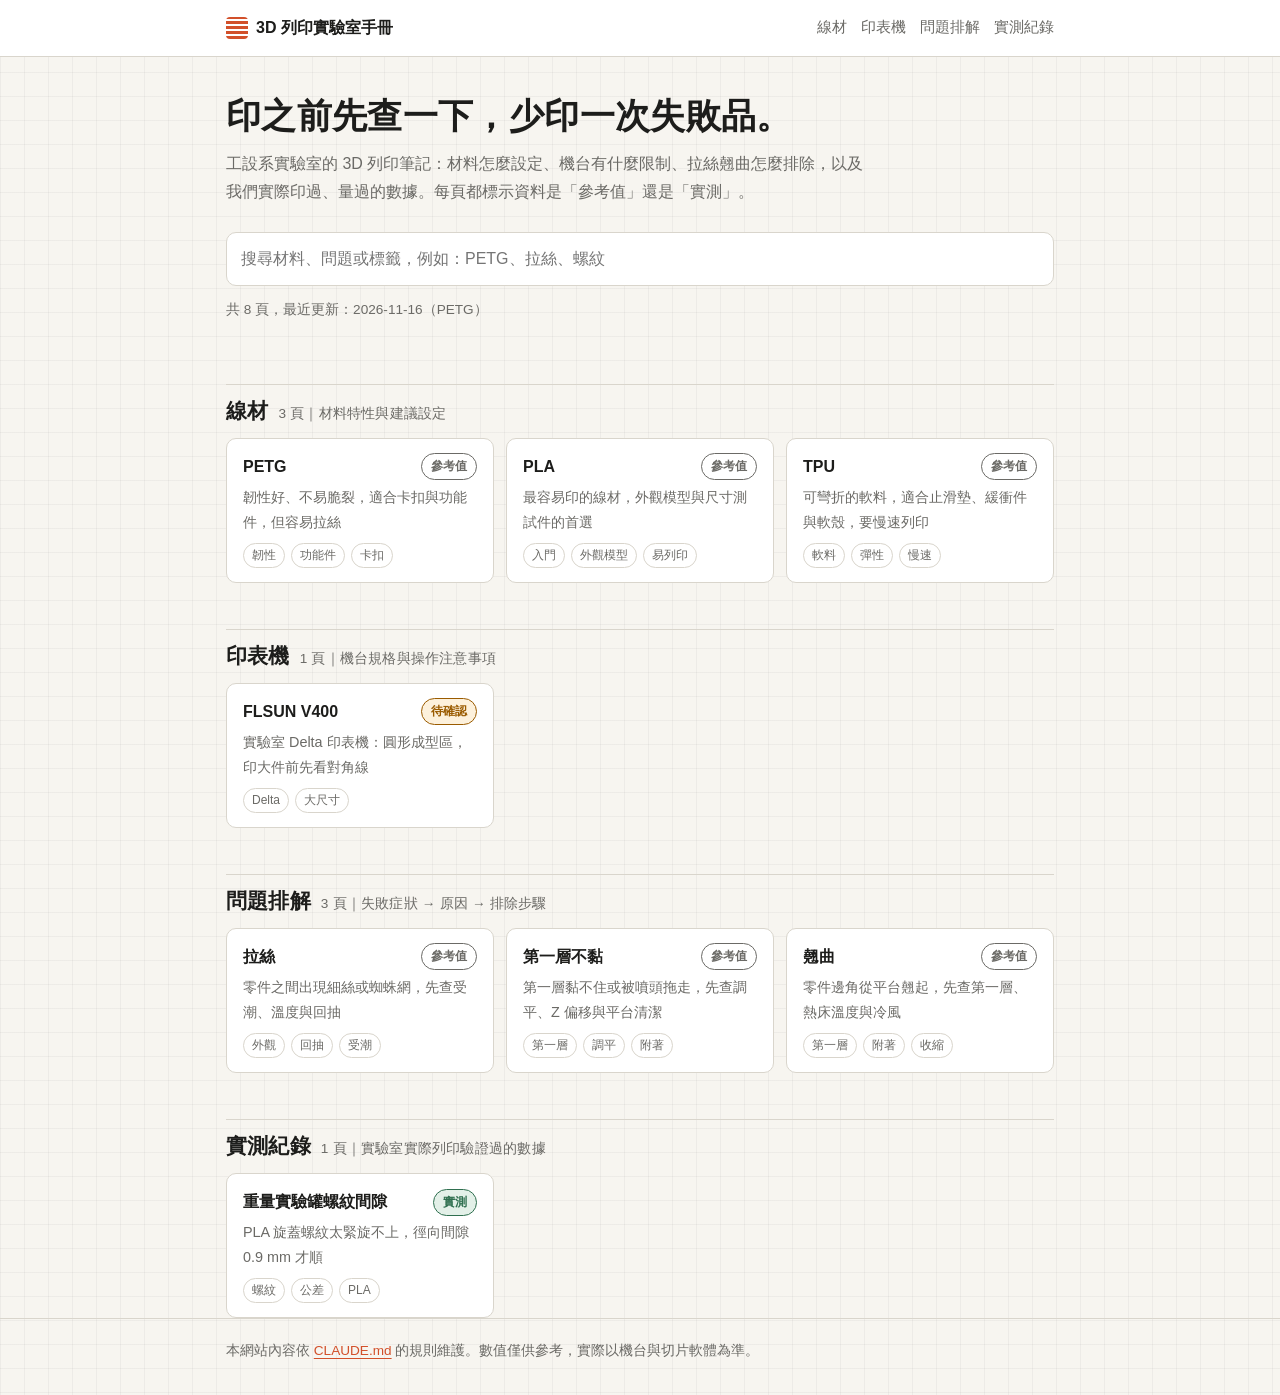
<file: index.html>
<!doctype html>
<html lang="zh-Hant">
<head>
  <meta charset="utf-8">
  <meta name="viewport" content="width=device-width, initial-scale=1">
  <title>3D 列印實驗室手冊</title>
  <meta name="description" content="工業設計系實驗室的 3D 列印知識手冊：線材設定、印表機注意事項、問題排解與實測紀錄。">
  <link rel="stylesheet" href="assets/style.css">
</head>
<body>
  <header class="site-header">
    <div class="wrap">
      <a class="brand" href="index.html"><span class="brand-mark"></span>3D 列印實驗室手冊</a>
      <nav class="site-nav">
        <a href="#materials">線材</a>
        <a href="#printers">印表機</a>
        <a href="#troubleshooting">問題排解</a>
        <a href="#logs">實測紀錄</a>
      </nav>
    </div>
  </header>

  <main class="wrap">
    <section class="hero">
      <h1>印之前先查一下，少印一次失敗品。</h1>
      <p>工設系實驗室的 3D 列印筆記：材料怎麼設定、機台有什麼限制、拉絲翹曲怎麼排除，以及我們實際印過、量過的數據。每頁都標示資料是「參考值」還是「實測」。</p>
      <input id="search" class="search" type="search" placeholder="搜尋材料、問題或標籤，例如：PETG、拉絲、螺紋">
      <p class="meta-line" id="latest"></p>
    </section>

    <div id="sections"><p class="empty">載入中…</p></div>
  </main>

  <footer class="site-footer">
    <div class="wrap">
      本網站內容依 <a href="https://github.com/andreajang0223-ops/3d-print-lab-handbook/blob/main/CLAUDE.md">CLAUDE.md</a> 的規則維護。數值僅供參考，實際以機台與切片軟體為準。
    </div>
  </footer>
  <script src="assets/site.js"></script>
</body>
</html>
</file>
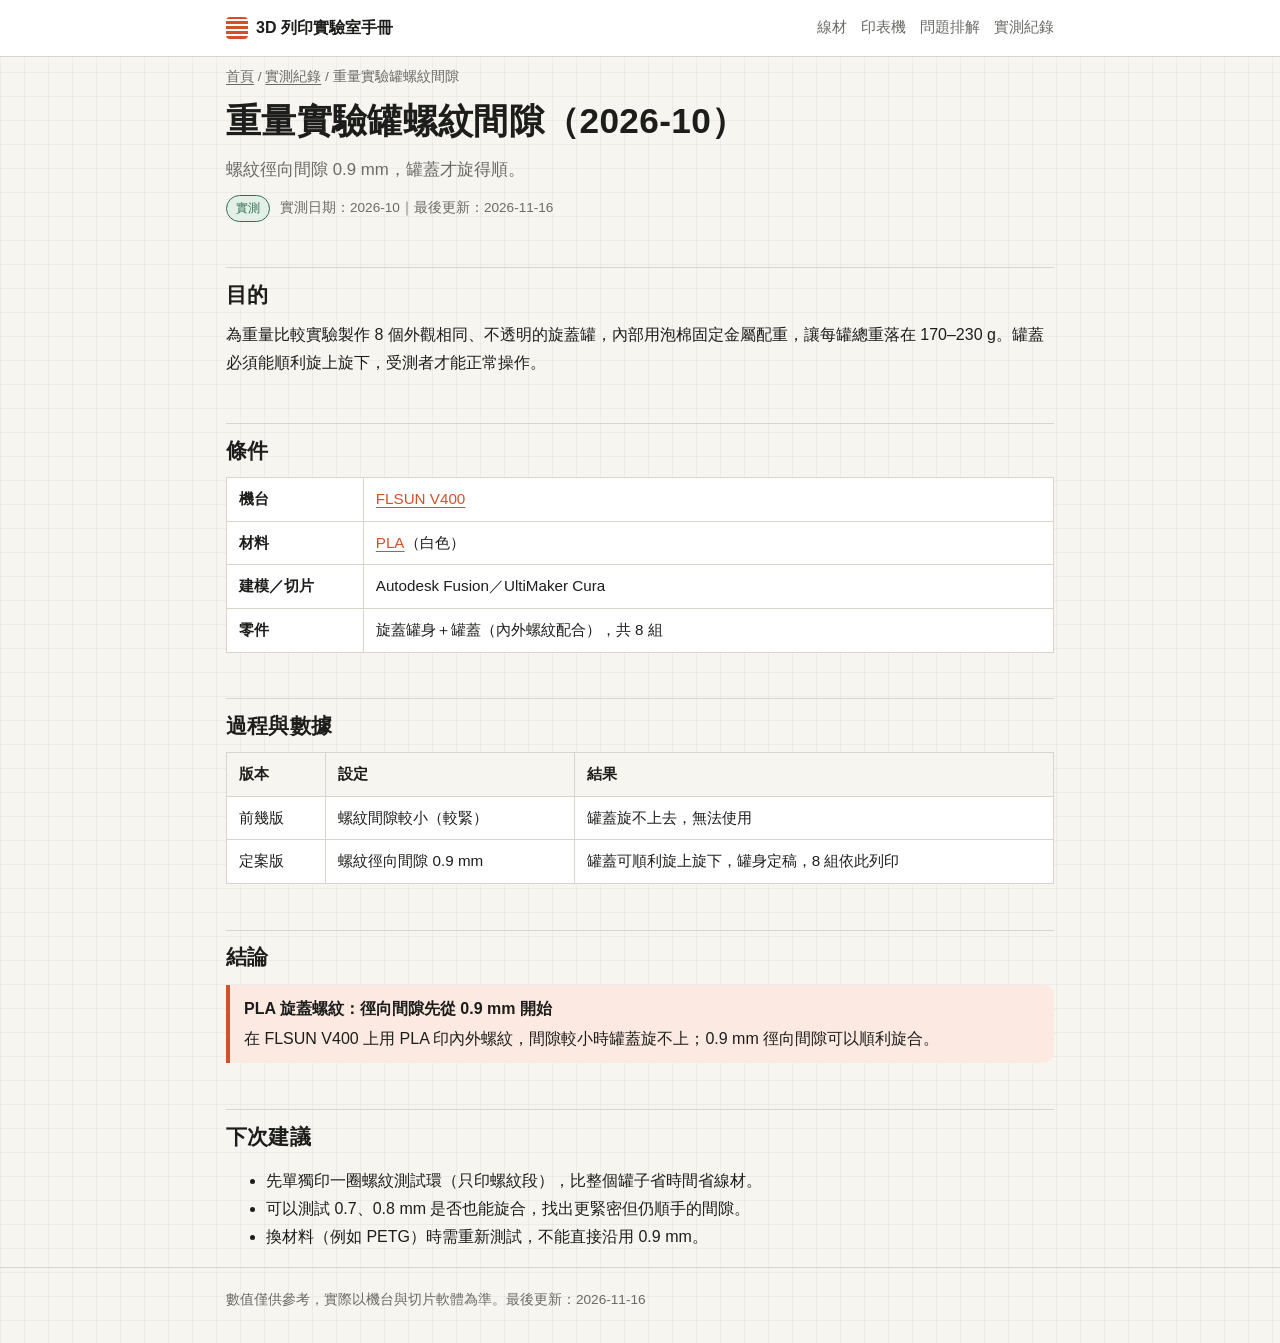
<file: pages/logs/2026-10-weight-jar-thread.html>
<!doctype html>
<html lang="zh-Hant">
<head>
  <meta charset="utf-8">
  <meta name="viewport" content="width=device-width, initial-scale=1">
  <title>重量實驗罐螺紋間隙（2026-10）｜3D 列印實驗室手冊</title>
  <meta name="description" content="PLA 旋蓋螺紋太緊旋不上，徑向間隙 0.9 mm 才順">
  <link rel="stylesheet" href="../../assets/style.css">
</head>
<body>
  <header class="site-header">
    <div class="wrap">
      <a class="brand" href="../../index.html"><span class="brand-mark"></span>3D 列印實驗室手冊</a>
      <nav class="site-nav">
        <a href="../../index.html#materials">線材</a>
        <a href="../../index.html#printers">印表機</a>
        <a href="../../index.html#troubleshooting">問題排解</a>
        <a href="../../index.html#logs">實測紀錄</a>
      </nav>
    </div>
  </header>

  <main class="wrap">
    <p class="breadcrumb"><a href="../../index.html">首頁</a> / <a href="../../index.html#logs">實測紀錄</a> / 重量實驗罐螺紋間隙</p>
    <h1>重量實驗罐螺紋間隙（2026-10）</h1>
    <p class="lead">螺紋徑向間隙 0.9 mm，罐蓋才旋得順。</p>
    <p class="meta-line"><span class="badge tested">實測</span>實測日期：2026-10｜最後更新：2026-11-16</p>

    <!-- 必備區塊 1：目的 -->
    <h2>目的</h2>
    <p>為重量比較實驗製作 8 個外觀相同、不透明的旋蓋罐，內部用泡棉固定金屬配重，讓每罐總重落在 170–230 g。罐蓋必須能順利旋上旋下，受測者才能正常操作。</p>

    <!-- 必備區塊 2：條件 -->
    <h2>條件</h2>
    <div class="table-wrap">
      <table class="quick">
        <tr><td>機台</td><td><a href="../printers/flsun-v400.html">FLSUN V400</a></td></tr>
        <tr><td>材料</td><td><a href="../materials/pla.html">PLA</a>（白色）</td></tr>
        <tr><td>建模／切片</td><td>Autodesk Fusion／UltiMaker Cura</td></tr>
        <tr><td>零件</td><td>旋蓋罐身＋罐蓋（內外螺紋配合），共 8 組</td></tr>
      </table>
    </div>

    <!-- 必備區塊 3：過程與數據（失敗的嘗試也要寫） -->
    <h2>過程與數據</h2>
    <div class="table-wrap">
      <table>
        <tr><th>版本</th><th>設定</th><th>結果</th></tr>
        <tr><td>前幾版</td><td>螺紋間隙較小（較緊）</td><td>罐蓋旋不上去，無法使用</td></tr>
        <tr><td>定案版</td><td>螺紋徑向間隙 0.9 mm</td><td>罐蓋可順利旋上旋下，罐身定稿，8 組依此列印</td></tr>
      </table>
    </div>

    <!-- 必備區塊 4：結論 -->
    <h2>結論</h2>
    <div class="callout"><strong>PLA 旋蓋螺紋：徑向間隙先從 0.9 mm 開始</strong>在 FLSUN V400 上用 PLA 印內外螺紋，間隙較小時罐蓋旋不上；0.9 mm 徑向間隙可以順利旋合。</div>

    <!-- 必備區塊 5：下次建議 -->
    <h2>下次建議</h2>
    <ul>
      <li>先單獨印一圈螺紋測試環（只印螺紋段），比整個罐子省時間省線材。</li>
      <li>可以測試 0.7、0.8 mm 是否也能旋合，找出更緊密但仍順手的間隙。</li>
      <li>換材料（例如 PETG）時需重新測試，不能直接沿用 0.9 mm。</li>
    </ul>
  </main>

  <footer class="site-footer">
    <div class="wrap">數值僅供參考，實際以機台與切片軟體為準。最後更新：2026-11-16</div>
  </footer>
</body>
</html>
</file>
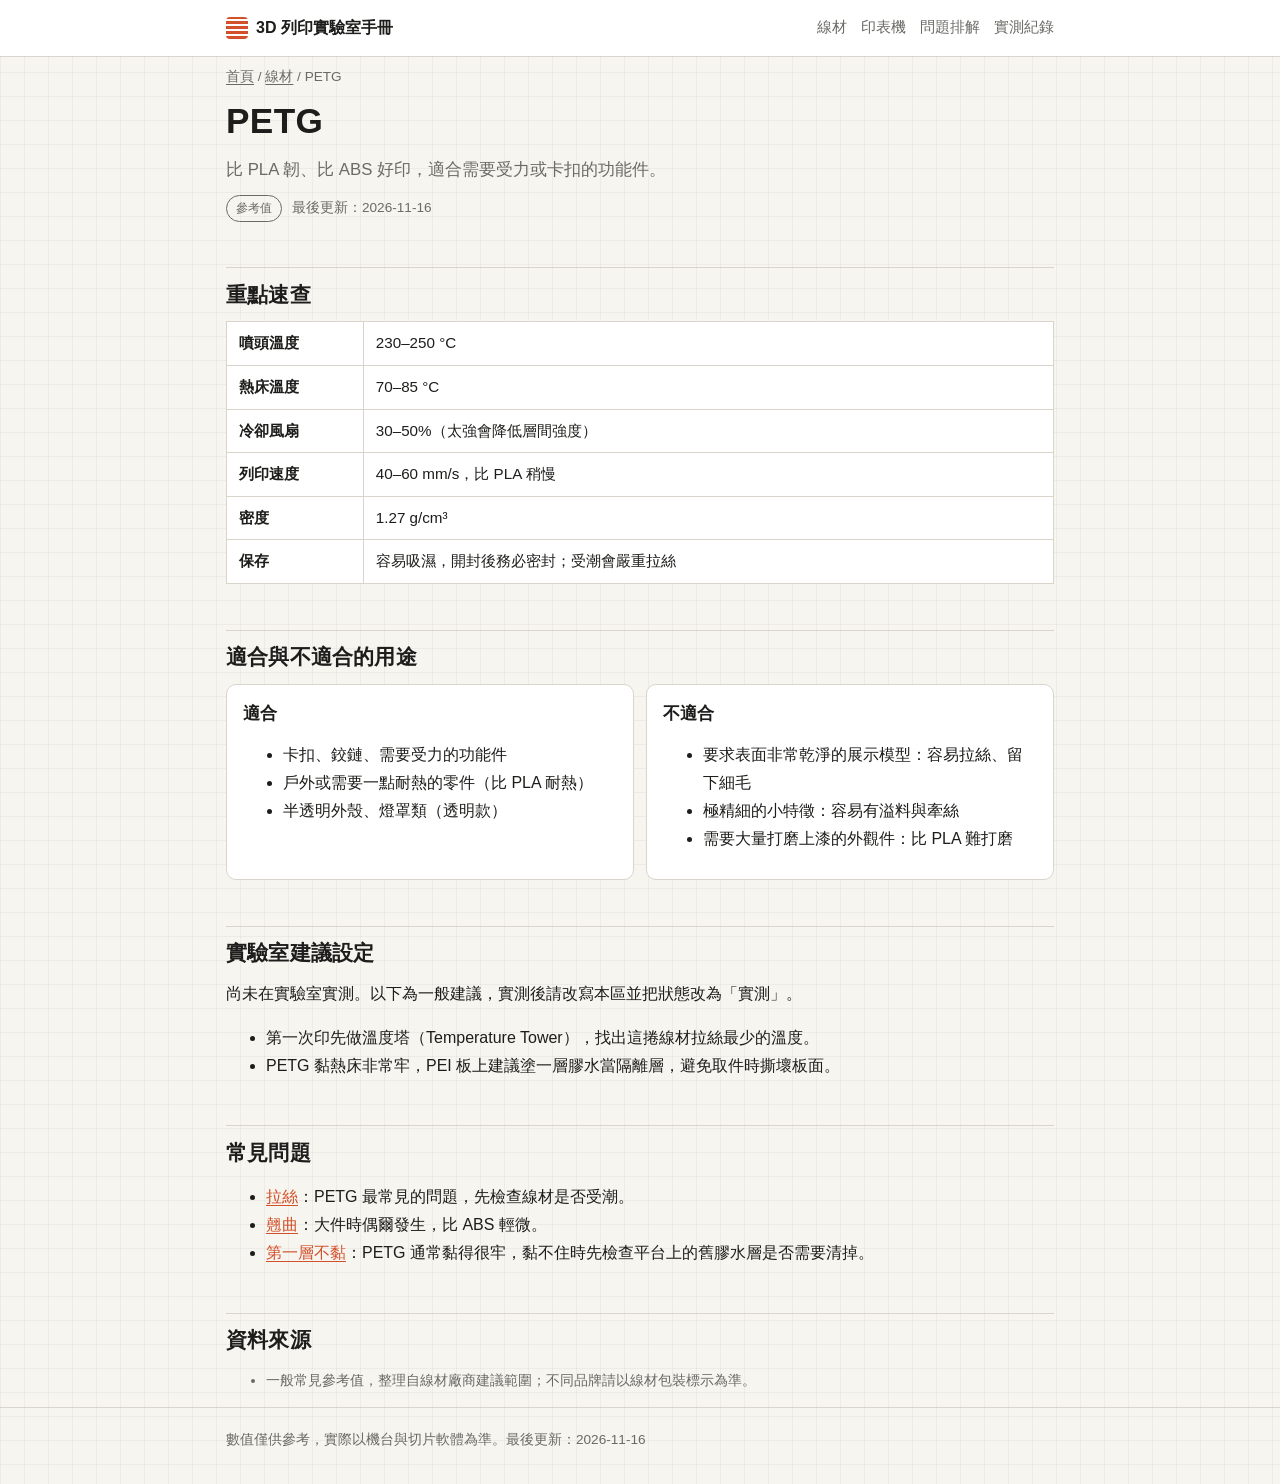
<file: pages/materials/petg.html>
<!doctype html>
<html lang="zh-Hant">
<head>
  <meta charset="utf-8">
  <meta name="viewport" content="width=device-width, initial-scale=1">
  <title>PETG｜3D 列印實驗室手冊</title>
  <meta name="description" content="韌性好、不易脆裂，適合卡扣與功能件，但容易拉絲">
  <link rel="stylesheet" href="../../assets/style.css">
</head>
<body>
  <header class="site-header">
    <div class="wrap">
      <a class="brand" href="../../index.html"><span class="brand-mark"></span>3D 列印實驗室手冊</a>
      <nav class="site-nav">
        <a href="../../index.html#materials">線材</a>
        <a href="../../index.html#printers">印表機</a>
        <a href="../../index.html#troubleshooting">問題排解</a>
        <a href="../../index.html#logs">實測紀錄</a>
      </nav>
    </div>
  </header>

  <main class="wrap">
    <p class="breadcrumb"><a href="../../index.html">首頁</a> / <a href="../../index.html#materials">線材</a> / PETG</p>
    <h1>PETG</h1>
    <p class="lead">比 PLA 韌、比 ABS 好印，適合需要受力或卡扣的功能件。</p>
    <p class="meta-line"><span class="badge ref">參考值</span>最後更新：2026-11-16</p>

    <!-- 必備區塊 1：重點速查表 -->
    <h2>重點速查</h2>
    <div class="table-wrap">
      <table class="quick">
        <tr><td>噴頭溫度</td><td>230–250 °C</td></tr>
        <tr><td>熱床溫度</td><td>70–85 °C</td></tr>
        <tr><td>冷卻風扇</td><td>30–50%（太強會降低層間強度）</td></tr>
        <tr><td>列印速度</td><td>40–60 mm/s，比 PLA 稍慢</td></tr>
        <tr><td>密度</td><td>1.27 g/cm³</td></tr>
        <tr><td>保存</td><td>容易吸濕，開封後務必密封；受潮會嚴重拉絲</td></tr>
      </table>
    </div>

    <!-- 必備區塊 2：適合／不適合用途 -->
    <h2>適合與不適合的用途</h2>
    <div class="pros-cons">
      <div>
        <h3>適合</h3>
        <ul>
          <li>卡扣、鉸鏈、需要受力的功能件</li>
          <li>戶外或需要一點耐熱的零件（比 PLA 耐熱）</li>
          <li>半透明外殼、燈罩類（透明款）</li>
        </ul>
      </div>
      <div>
        <h3>不適合</h3>
        <ul>
          <li>要求表面非常乾淨的展示模型：容易拉絲、留下細毛</li>
          <li>極精細的小特徵：容易有溢料與牽絲</li>
          <li>需要大量打磨上漆的外觀件：比 PLA 難打磨</li>
        </ul>
      </div>
    </div>

    <!-- 必備區塊 3：實驗室建議設定 -->
    <h2>實驗室建議設定</h2>
    <p>尚未在實驗室實測。以下為一般建議，實測後請改寫本區並把狀態改為「實測」。</p>
    <ul>
      <li>第一次印先做溫度塔（Temperature Tower），找出這捲線材拉絲最少的溫度。</li>
      <li>PETG 黏熱床非常牢，PEI 板上建議塗一層膠水當隔離層，避免取件時撕壞板面。</li>
    </ul>

    <!-- 必備區塊 4：常見問題 -->
    <h2>常見問題</h2>
    <ul>
      <li><a href="../troubleshooting/stringing.html">拉絲</a>：PETG 最常見的問題，先檢查線材是否受潮。</li>
      <li><a href="../troubleshooting/warping.html">翹曲</a>：大件時偶爾發生，比 ABS 輕微。</li>
      <li><a href="../troubleshooting/first-layer-adhesion.html">第一層不黏</a>：PETG 通常黏得很牢，黏不住時先檢查平台上的舊膠水層是否需要清掉。</li>
    </ul>

    <!-- 必備區塊 5：資料來源 -->
    <h2>資料來源</h2>
    <ul class="sources">
      <li>一般常見參考值，整理自線材廠商建議範圍；不同品牌請以線材包裝標示為準。</li>
    </ul>
  </main>

  <footer class="site-footer">
    <div class="wrap">數值僅供參考，實際以機台與切片軟體為準。最後更新：2026-11-16</div>
  </footer>
</body>
</html>
</file>
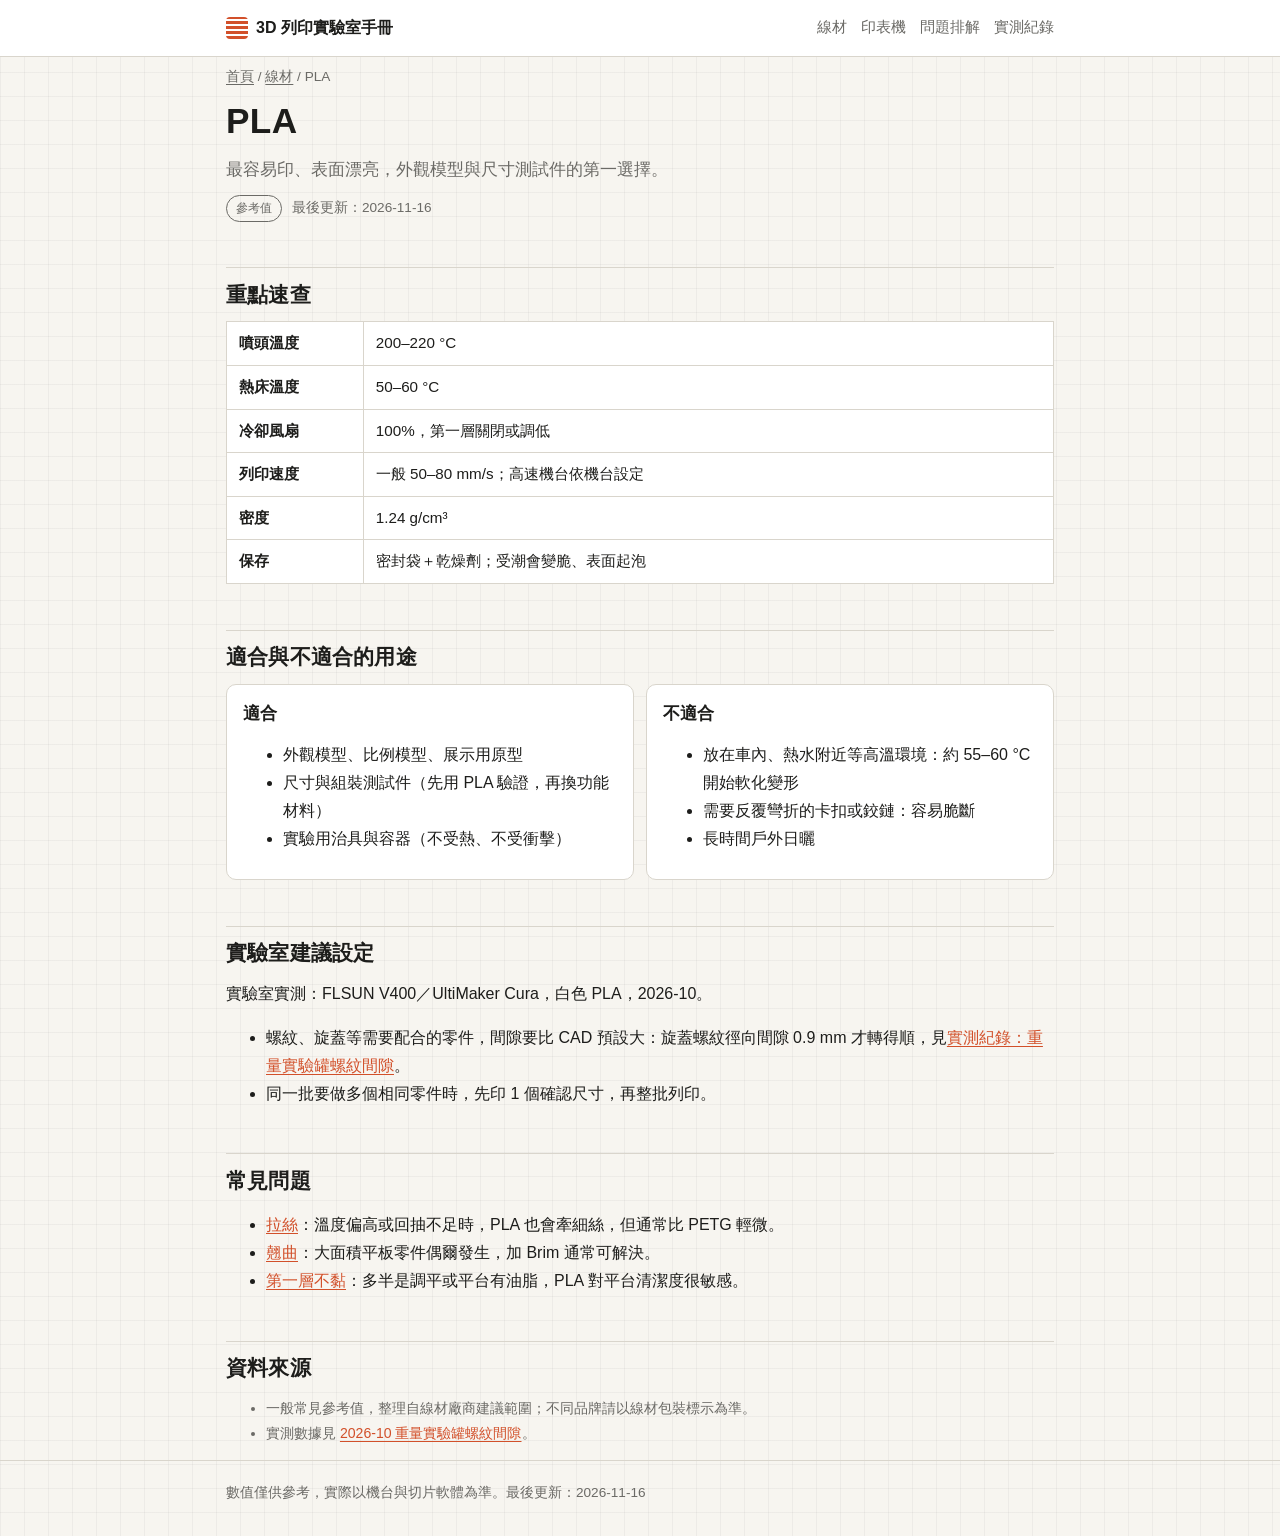
<file: pages/materials/pla.html>
<!doctype html>
<html lang="zh-Hant">
<head>
  <meta charset="utf-8">
  <meta name="viewport" content="width=device-width, initial-scale=1">
  <title>PLA｜3D 列印實驗室手冊</title>
  <meta name="description" content="最容易印的線材，外觀模型與尺寸測試件的首選">
  <link rel="stylesheet" href="../../assets/style.css">
</head>
<body>
  <header class="site-header">
    <div class="wrap">
      <a class="brand" href="../../index.html"><span class="brand-mark"></span>3D 列印實驗室手冊</a>
      <nav class="site-nav">
        <a href="../../index.html#materials">線材</a>
        <a href="../../index.html#printers">印表機</a>
        <a href="../../index.html#troubleshooting">問題排解</a>
        <a href="../../index.html#logs">實測紀錄</a>
      </nav>
    </div>
  </header>

  <main class="wrap">
    <p class="breadcrumb"><a href="../../index.html">首頁</a> / <a href="../../index.html#materials">線材</a> / PLA</p>
    <h1>PLA</h1>
    <p class="lead">最容易印、表面漂亮，外觀模型與尺寸測試件的第一選擇。</p>
    <p class="meta-line"><span class="badge ref">參考值</span>最後更新：2026-11-16</p>

    <!-- 必備區塊 1：重點速查表 -->
    <h2>重點速查</h2>
    <div class="table-wrap">
      <table class="quick">
        <tr><td>噴頭溫度</td><td>200–220 °C</td></tr>
        <tr><td>熱床溫度</td><td>50–60 °C</td></tr>
        <tr><td>冷卻風扇</td><td>100%，第一層關閉或調低</td></tr>
        <tr><td>列印速度</td><td>一般 50–80 mm/s；高速機台依機台設定</td></tr>
        <tr><td>密度</td><td>1.24 g/cm³</td></tr>
        <tr><td>保存</td><td>密封袋＋乾燥劑；受潮會變脆、表面起泡</td></tr>
      </table>
    </div>

    <!-- 必備區塊 2：適合／不適合用途 -->
    <h2>適合與不適合的用途</h2>
    <div class="pros-cons">
      <div>
        <h3>適合</h3>
        <ul>
          <li>外觀模型、比例模型、展示用原型</li>
          <li>尺寸與組裝測試件（先用 PLA 驗證，再換功能材料）</li>
          <li>實驗用治具與容器（不受熱、不受衝擊）</li>
        </ul>
      </div>
      <div>
        <h3>不適合</h3>
        <ul>
          <li>放在車內、熱水附近等高溫環境：約 55–60 °C 開始軟化變形</li>
          <li>需要反覆彎折的卡扣或鉸鏈：容易脆斷</li>
          <li>長時間戶外日曬</li>
        </ul>
      </div>
    </div>

    <!-- 必備區塊 3：實驗室建議設定 -->
    <h2>實驗室建議設定</h2>
    <p>實驗室實測：FLSUN V400／UltiMaker Cura，白色 PLA，2026-10。</p>
    <ul>
      <li>螺紋、旋蓋等需要配合的零件，間隙要比 CAD 預設大：旋蓋螺紋徑向間隙 0.9 mm 才轉得順，見<a href="../logs/2026-10-weight-jar-thread.html">實測紀錄：重量實驗罐螺紋間隙</a>。</li>
      <li>同一批要做多個相同零件時，先印 1 個確認尺寸，再整批列印。</li>
    </ul>

    <!-- 必備區塊 4：常見問題 -->
    <h2>常見問題</h2>
    <ul>
      <li><a href="../troubleshooting/stringing.html">拉絲</a>：溫度偏高或回抽不足時，PLA 也會牽細絲，但通常比 PETG 輕微。</li>
      <li><a href="../troubleshooting/warping.html">翹曲</a>：大面積平板零件偶爾發生，加 Brim 通常可解決。</li>
      <li><a href="../troubleshooting/first-layer-adhesion.html">第一層不黏</a>：多半是調平或平台有油脂，PLA 對平台清潔度很敏感。</li>
    </ul>

    <!-- 必備區塊 5：資料來源 -->
    <h2>資料來源</h2>
    <ul class="sources">
      <li>一般常見參考值，整理自線材廠商建議範圍；不同品牌請以線材包裝標示為準。</li>
      <li>實測數據見 <a href="../logs/2026-10-weight-jar-thread.html">2026-10 重量實驗罐螺紋間隙</a>。</li>
    </ul>
  </main>

  <footer class="site-footer">
    <div class="wrap">數值僅供參考，實際以機台與切片軟體為準。最後更新：2026-11-16</div>
  </footer>
</body>
</html>
</file>
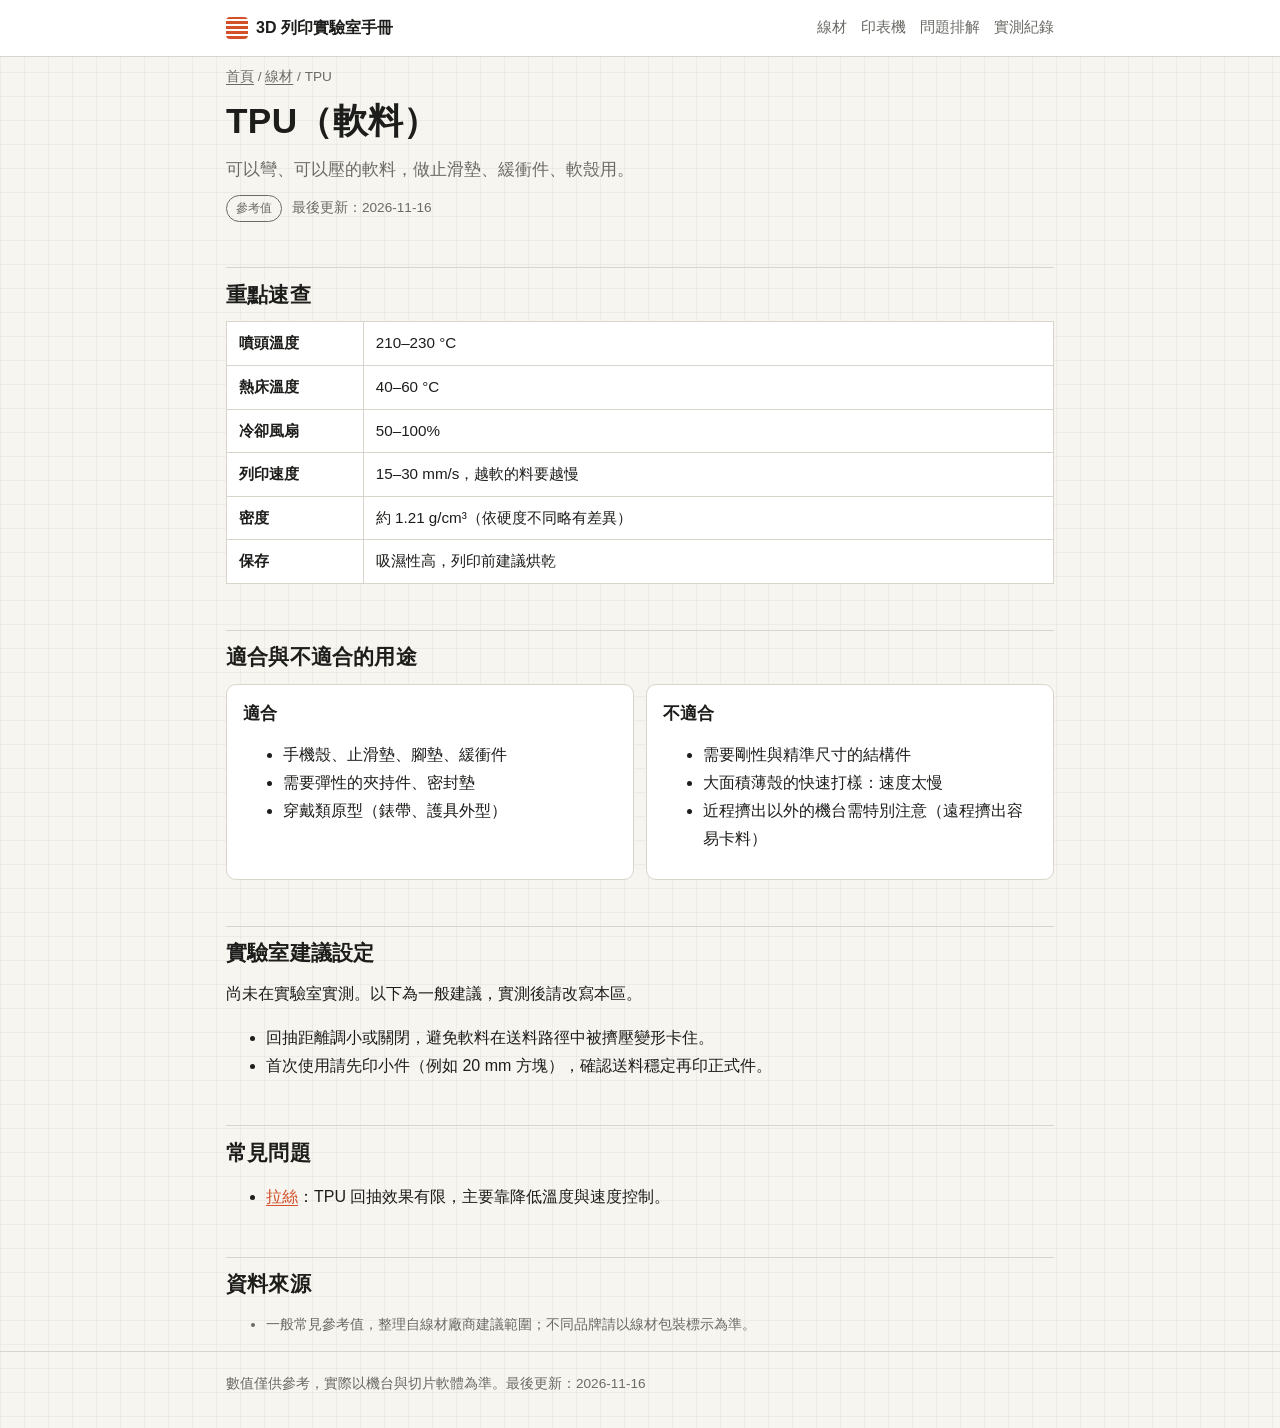
<file: pages/materials/tpu.html>
<!doctype html>
<html lang="zh-Hant">
<head>
  <meta charset="utf-8">
  <meta name="viewport" content="width=device-width, initial-scale=1">
  <title>TPU（軟料）｜3D 列印實驗室手冊</title>
  <meta name="description" content="可彎折的軟料，適合止滑墊、緩衝件與軟殼，要慢速列印">
  <link rel="stylesheet" href="../../assets/style.css">
</head>
<body>
  <header class="site-header">
    <div class="wrap">
      <a class="brand" href="../../index.html"><span class="brand-mark"></span>3D 列印實驗室手冊</a>
      <nav class="site-nav">
        <a href="../../index.html#materials">線材</a>
        <a href="../../index.html#printers">印表機</a>
        <a href="../../index.html#troubleshooting">問題排解</a>
        <a href="../../index.html#logs">實測紀錄</a>
      </nav>
    </div>
  </header>

  <main class="wrap">
    <p class="breadcrumb"><a href="../../index.html">首頁</a> / <a href="../../index.html#materials">線材</a> / TPU</p>
    <h1>TPU（軟料）</h1>
    <p class="lead">可以彎、可以壓的軟料，做止滑墊、緩衝件、軟殼用。</p>
    <p class="meta-line"><span class="badge ref">參考值</span>最後更新：2026-11-16</p>

    <!-- 必備區塊 1：重點速查表 -->
    <h2>重點速查</h2>
    <div class="table-wrap">
      <table class="quick">
        <tr><td>噴頭溫度</td><td>210–230 °C</td></tr>
        <tr><td>熱床溫度</td><td>40–60 °C</td></tr>
        <tr><td>冷卻風扇</td><td>50–100%</td></tr>
        <tr><td>列印速度</td><td>15–30 mm/s，越軟的料要越慢</td></tr>
        <tr><td>密度</td><td>約 1.21 g/cm³（依硬度不同略有差異）</td></tr>
        <tr><td>保存</td><td>吸濕性高，列印前建議烘乾</td></tr>
      </table>
    </div>

    <!-- 必備區塊 2：適合／不適合用途 -->
    <h2>適合與不適合的用途</h2>
    <div class="pros-cons">
      <div>
        <h3>適合</h3>
        <ul>
          <li>手機殼、止滑墊、腳墊、緩衝件</li>
          <li>需要彈性的夾持件、密封墊</li>
          <li>穿戴類原型（錶帶、護具外型）</li>
        </ul>
      </div>
      <div>
        <h3>不適合</h3>
        <ul>
          <li>需要剛性與精準尺寸的結構件</li>
          <li>大面積薄殼的快速打樣：速度太慢</li>
          <li>近程擠出以外的機台需特別注意（遠程擠出容易卡料）</li>
        </ul>
      </div>
    </div>

    <!-- 必備區塊 3：實驗室建議設定 -->
    <h2>實驗室建議設定</h2>
    <p>尚未在實驗室實測。以下為一般建議，實測後請改寫本區。</p>
    <ul>
      <li>回抽距離調小或關閉，避免軟料在送料路徑中被擠壓變形卡住。</li>
      <li>首次使用請先印小件（例如 20 mm 方塊），確認送料穩定再印正式件。</li>
    </ul>

    <!-- 必備區塊 4：常見問題 -->
    <h2>常見問題</h2>
    <ul>
      <li><a href="../troubleshooting/stringing.html">拉絲</a>：TPU 回抽效果有限，主要靠降低溫度與速度控制。</li>
    </ul>

    <!-- 必備區塊 5：資料來源 -->
    <h2>資料來源</h2>
    <ul class="sources">
      <li>一般常見參考值，整理自線材廠商建議範圍；不同品牌請以線材包裝標示為準。</li>
    </ul>
  </main>

  <footer class="site-footer">
    <div class="wrap">數值僅供參考，實際以機台與切片軟體為準。最後更新：2026-11-16</div>
  </footer>
</body>
</html>
</file>
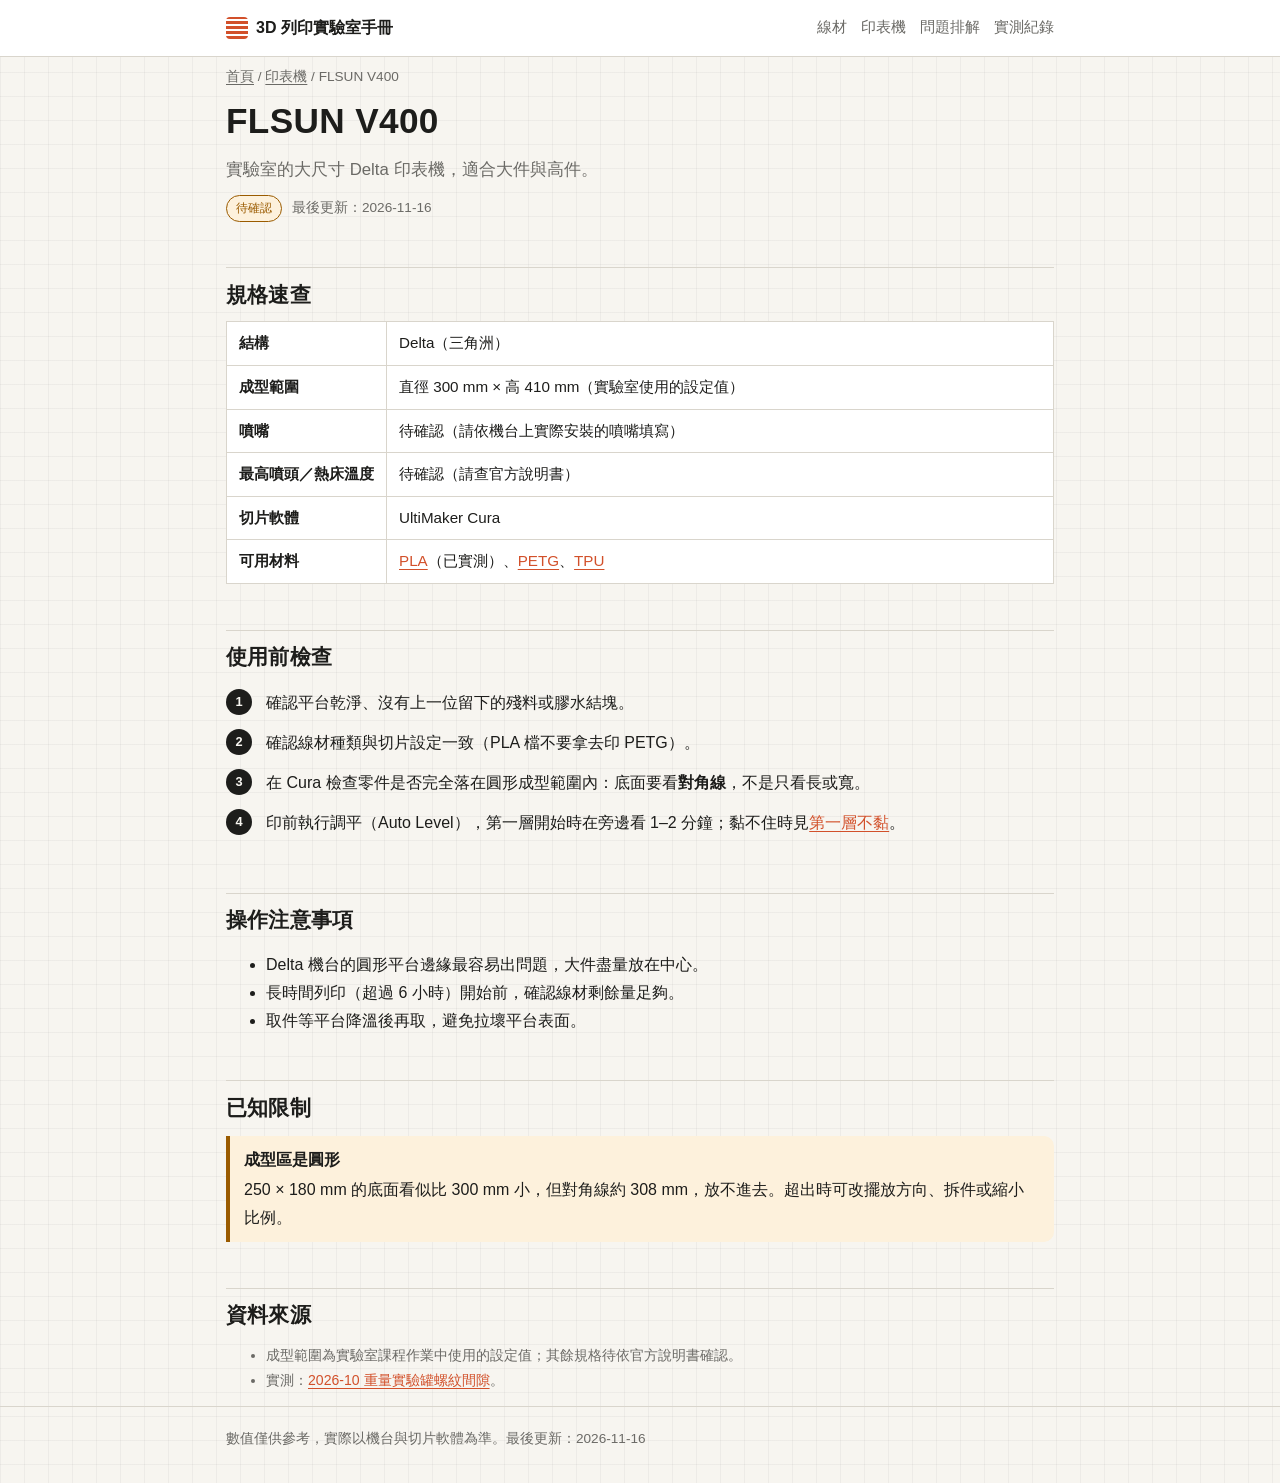
<file: pages/printers/flsun-v400.html>
<!doctype html>
<html lang="zh-Hant">
<head>
  <meta charset="utf-8">
  <meta name="viewport" content="width=device-width, initial-scale=1">
  <title>FLSUN V400｜3D 列印實驗室手冊</title>
  <meta name="description" content="實驗室 Delta 印表機：圓形成型區，印大件前先看對角線">
  <link rel="stylesheet" href="../../assets/style.css">
</head>
<body>
  <header class="site-header">
    <div class="wrap">
      <a class="brand" href="../../index.html"><span class="brand-mark"></span>3D 列印實驗室手冊</a>
      <nav class="site-nav">
        <a href="../../index.html#materials">線材</a>
        <a href="../../index.html#printers">印表機</a>
        <a href="../../index.html#troubleshooting">問題排解</a>
        <a href="../../index.html#logs">實測紀錄</a>
      </nav>
    </div>
  </header>

  <main class="wrap">
    <p class="breadcrumb"><a href="../../index.html">首頁</a> / <a href="../../index.html#printers">印表機</a> / FLSUN V400</p>
    <h1>FLSUN V400</h1>
    <p class="lead">實驗室的大尺寸 Delta 印表機，適合大件與高件。</p>
    <p class="meta-line"><span class="badge todo">待確認</span>最後更新：2026-11-16</p>

    <!-- 必備區塊 1：規格速查表（不確定的規格寫「待確認」） -->
    <h2>規格速查</h2>
    <div class="table-wrap">
      <table class="quick">
        <tr><td>結構</td><td>Delta（三角洲）</td></tr>
        <tr><td>成型範圍</td><td>直徑 300 mm × 高 410 mm（實驗室使用的設定值）</td></tr>
        <tr><td>噴嘴</td><td>待確認（請依機台上實際安裝的噴嘴填寫）</td></tr>
        <tr><td>最高噴頭／熱床溫度</td><td>待確認（請查官方說明書）</td></tr>
        <tr><td>切片軟體</td><td>UltiMaker Cura</td></tr>
        <tr><td>可用材料</td><td><a href="../materials/pla.html">PLA</a>（已實測）、<a href="../materials/petg.html">PETG</a>、<a href="../materials/tpu.html">TPU</a></td></tr>
      </table>
    </div>

    <!-- 必備區塊 2：使用前檢查 -->
    <h2>使用前檢查</h2>
    <ol class="steps">
      <li>確認平台乾淨、沒有上一位留下的殘料或膠水結塊。</li>
      <li>確認線材種類與切片設定一致（PLA 檔不要拿去印 PETG）。</li>
      <li>在 Cura 檢查零件是否完全落在圓形成型範圍內：底面要看<strong>對角線</strong>，不是只看長或寬。</li>
      <li>印前執行調平（Auto Level），第一層開始時在旁邊看 1–2 分鐘；黏不住時見<a href="../troubleshooting/first-layer-adhesion.html">第一層不黏</a>。</li>
    </ol>

    <!-- 必備區塊 3：操作注意事項 -->
    <h2>操作注意事項</h2>
    <ul>
      <li>Delta 機台的圓形平台邊緣最容易出問題，大件盡量放在中心。</li>
      <li>長時間列印（超過 6 小時）開始前，確認線材剩餘量足夠。</li>
      <li>取件等平台降溫後再取，避免拉壞平台表面。</li>
    </ul>

    <!-- 必備區塊 4：已知限制 -->
    <h2>已知限制</h2>
    <div class="callout warn"><strong>成型區是圓形</strong>250 × 180 mm 的底面看似比 300 mm 小，但對角線約 308 mm，放不進去。超出時可改擺放方向、拆件或縮小比例。</div>

    <!-- 必備區塊 5：資料來源 -->
    <h2>資料來源</h2>
    <ul class="sources">
      <li>成型範圍為實驗室課程作業中使用的設定值；其餘規格待依官方說明書確認。</li>
      <li>實測：<a href="../logs/2026-10-weight-jar-thread.html">2026-10 重量實驗罐螺紋間隙</a>。</li>
    </ul>
  </main>

  <footer class="site-footer">
    <div class="wrap">數值僅供參考，實際以機台與切片軟體為準。最後更新：2026-11-16</div>
  </footer>
</body>
</html>
</file>
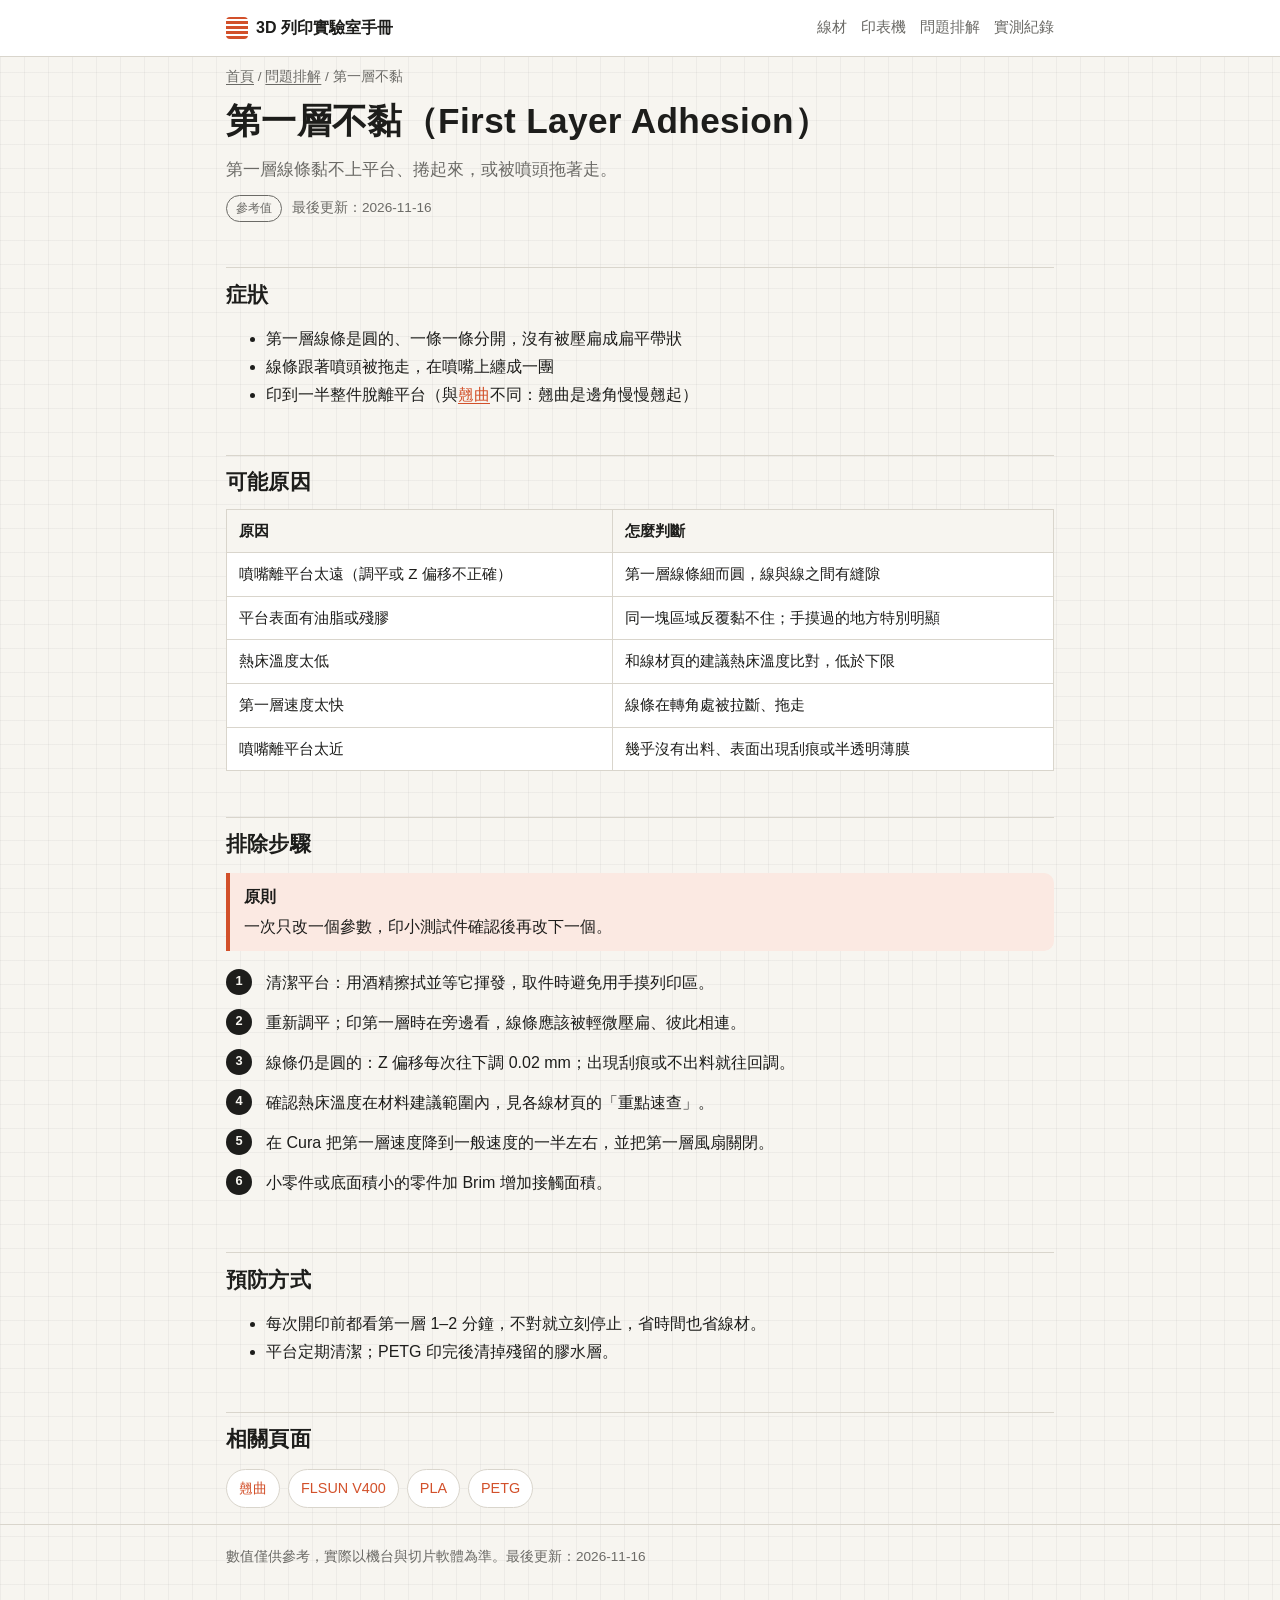
<file: pages/troubleshooting/first-layer-adhesion.html>
<!doctype html>
<html lang="zh-Hant">
<head>
  <meta charset="utf-8">
  <meta name="viewport" content="width=device-width, initial-scale=1">
  <title>第一層不黏｜3D 列印實驗室手冊</title>
  <meta name="description" content="第一層黏不住或被噴頭拖走，先查調平、Z 偏移與平台清潔">
  <link rel="stylesheet" href="../../assets/style.css">
</head>
<body>
  <header class="site-header">
    <div class="wrap">
      <a class="brand" href="../../index.html"><span class="brand-mark"></span>3D 列印實驗室手冊</a>
      <nav class="site-nav">
        <a href="../../index.html#materials">線材</a>
        <a href="../../index.html#printers">印表機</a>
        <a href="../../index.html#troubleshooting">問題排解</a>
        <a href="../../index.html#logs">實測紀錄</a>
      </nav>
    </div>
  </header>

  <main class="wrap">
    <p class="breadcrumb"><a href="../../index.html">首頁</a> / <a href="../../index.html#troubleshooting">問題排解</a> / 第一層不黏</p>
    <h1>第一層不黏（First Layer Adhesion）</h1>
    <p class="lead">第一層線條黏不上平台、捲起來，或被噴頭拖著走。</p>
    <p class="meta-line"><span class="badge ref">參考值</span>最後更新：2026-11-16</p>

    <!-- 必備區塊 1：症狀 -->
    <h2>症狀</h2>
    <ul>
      <li>第一層線條是圓的、一條一條分開，沒有被壓扁成扁平帶狀</li>
      <li>線條跟著噴頭被拖走，在噴嘴上纏成一團</li>
      <li>印到一半整件脫離平台（與<a href="warping.html">翹曲</a>不同：翹曲是邊角慢慢翹起）</li>
    </ul>

    <!-- 必備區塊 2：可能原因（依常見程度排序，最常見放第一） -->
    <h2>可能原因</h2>
    <div class="table-wrap">
      <table>
        <tr><th>原因</th><th>怎麼判斷</th></tr>
        <tr><td>噴嘴離平台太遠（調平或 Z 偏移不正確）</td><td>第一層線條細而圓，線與線之間有縫隙</td></tr>
        <tr><td>平台表面有油脂或殘膠</td><td>同一塊區域反覆黏不住；手摸過的地方特別明顯</td></tr>
        <tr><td>熱床溫度太低</td><td>和線材頁的建議熱床溫度比對，低於下限</td></tr>
        <tr><td>第一層速度太快</td><td>線條在轉角處被拉斷、拖走</td></tr>
        <tr><td>噴嘴離平台太近</td><td>幾乎沒有出料、表面出現刮痕或半透明薄膜</td></tr>
      </table>
    </div>

    <!-- 必備區塊 3：排除步驟（一次只改一個參數） -->
    <h2>排除步驟</h2>
    <div class="callout"><strong>原則</strong>一次只改一個參數，印小測試件確認後再改下一個。</div>
    <ol class="steps">
      <li>清潔平台：用酒精擦拭並等它揮發，取件時避免用手摸列印區。</li>
      <li>重新調平；印第一層時在旁邊看，線條應該被輕微壓扁、彼此相連。</li>
      <li>線條仍是圓的：Z 偏移每次往下調 0.02 mm；出現刮痕或不出料就往回調。</li>
      <li>確認熱床溫度在材料建議範圍內，見各線材頁的「重點速查」。</li>
      <li>在 Cura 把第一層速度降到一般速度的一半左右，並把第一層風扇關閉。</li>
      <li>小零件或底面積小的零件加 Brim 增加接觸面積。</li>
    </ol>

    <!-- 必備區塊 4：預防方式 -->
    <h2>預防方式</h2>
    <ul>
      <li>每次開印前都看第一層 1–2 分鐘，不對就立刻停止，省時間也省線材。</li>
      <li>平台定期清潔；PETG 印完後清掉殘留的膠水層。</li>
    </ul>

    <!-- 必備區塊 5：相關頁面 -->
    <h2>相關頁面</h2>
    <ul class="related">
      <li><a href="warping.html">翹曲</a></li>
      <li><a href="../printers/flsun-v400.html">FLSUN V400</a></li>
      <li><a href="../materials/pla.html">PLA</a></li>
      <li><a href="../materials/petg.html">PETG</a></li>
    </ul>
  </main>

  <footer class="site-footer">
    <div class="wrap">數值僅供參考，實際以機台與切片軟體為準。最後更新：2026-11-16</div>
  </footer>
</body>
</html>
</file>
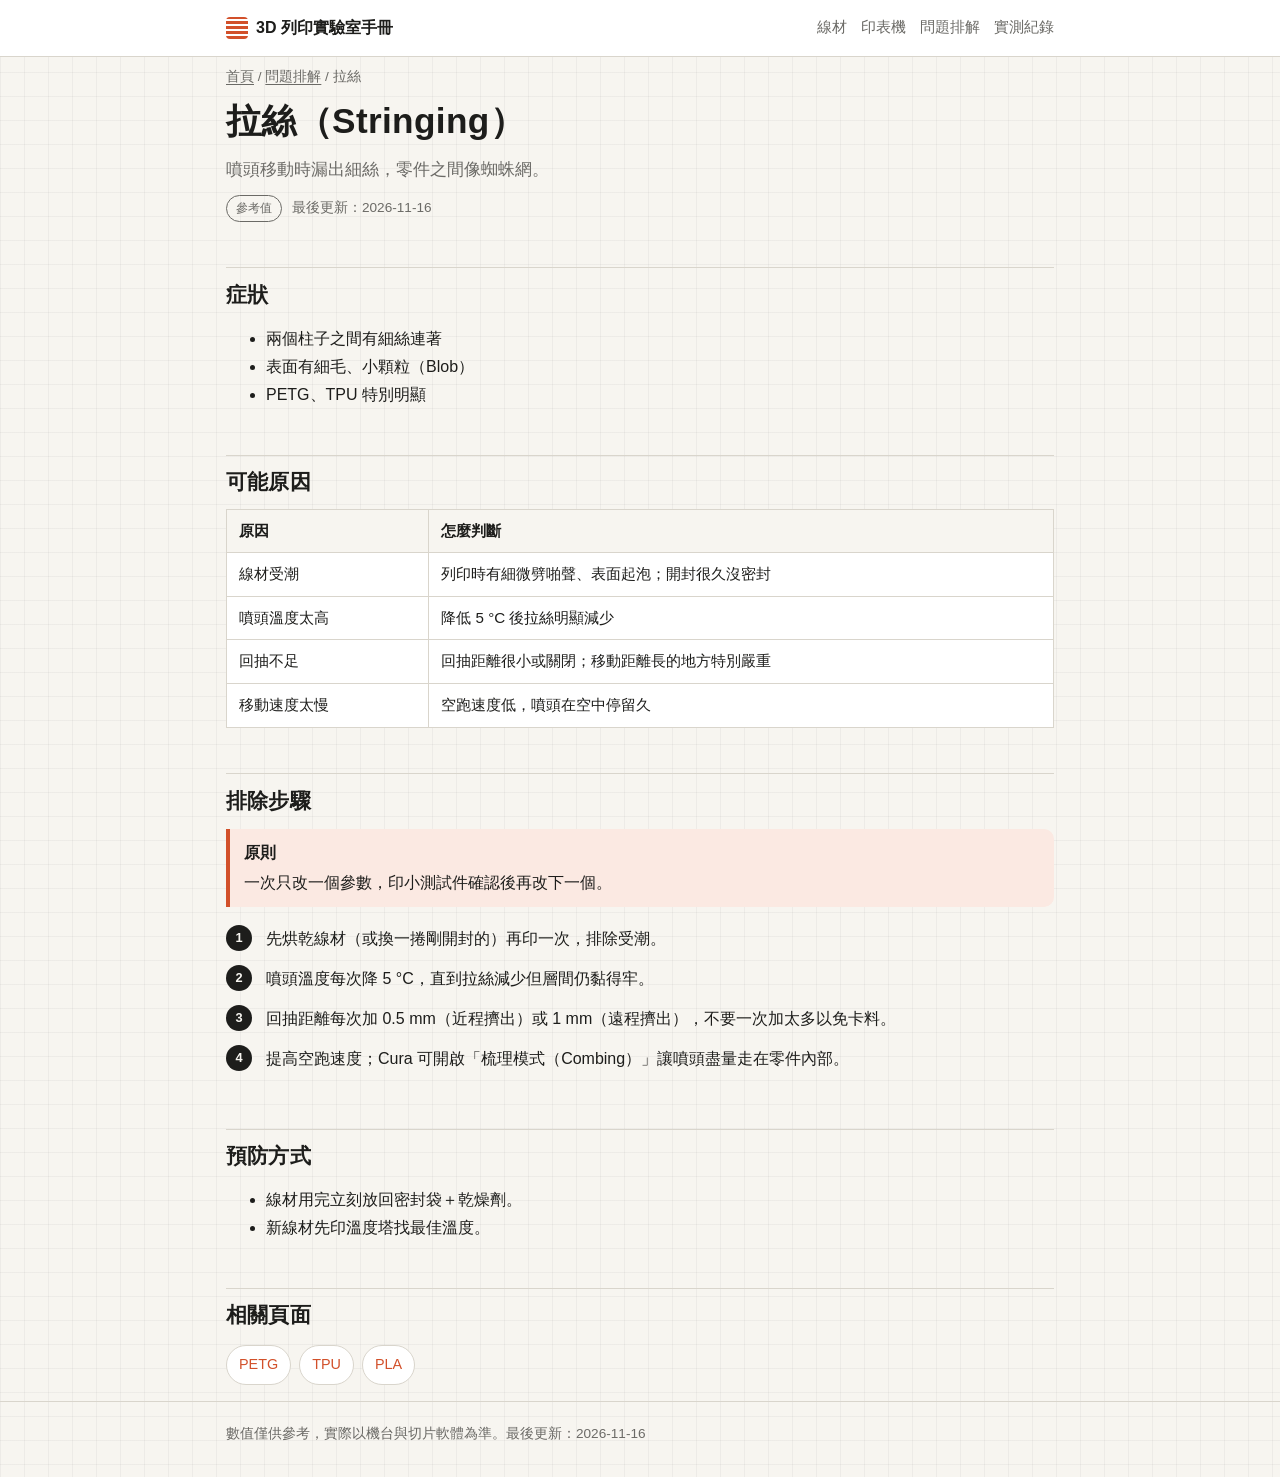
<file: pages/troubleshooting/stringing.html>
<!doctype html>
<html lang="zh-Hant">
<head>
  <meta charset="utf-8">
  <meta name="viewport" content="width=device-width, initial-scale=1">
  <title>拉絲（Stringing）｜3D 列印實驗室手冊</title>
  <meta name="description" content="零件之間出現細絲或蜘蛛網，先查受潮、溫度與回抽">
  <link rel="stylesheet" href="../../assets/style.css">
</head>
<body>
  <header class="site-header">
    <div class="wrap">
      <a class="brand" href="../../index.html"><span class="brand-mark"></span>3D 列印實驗室手冊</a>
      <nav class="site-nav">
        <a href="../../index.html#materials">線材</a>
        <a href="../../index.html#printers">印表機</a>
        <a href="../../index.html#troubleshooting">問題排解</a>
        <a href="../../index.html#logs">實測紀錄</a>
      </nav>
    </div>
  </header>

  <main class="wrap">
    <p class="breadcrumb"><a href="../../index.html">首頁</a> / <a href="../../index.html#troubleshooting">問題排解</a> / 拉絲</p>
    <h1>拉絲（Stringing）</h1>
    <p class="lead">噴頭移動時漏出細絲，零件之間像蜘蛛網。</p>
    <p class="meta-line"><span class="badge ref">參考值</span>最後更新：2026-11-16</p>

    <!-- 必備區塊 1：症狀 -->
    <h2>症狀</h2>
    <ul>
      <li>兩個柱子之間有細絲連著</li>
      <li>表面有細毛、小顆粒（Blob）</li>
      <li>PETG、TPU 特別明顯</li>
    </ul>

    <!-- 必備區塊 2：可能原因（依常見程度排序） -->
    <h2>可能原因</h2>
    <div class="table-wrap">
      <table>
        <tr><th>原因</th><th>怎麼判斷</th></tr>
        <tr><td>線材受潮</td><td>列印時有細微劈啪聲、表面起泡；開封很久沒密封</td></tr>
        <tr><td>噴頭溫度太高</td><td>降低 5 °C 後拉絲明顯減少</td></tr>
        <tr><td>回抽不足</td><td>回抽距離很小或關閉；移動距離長的地方特別嚴重</td></tr>
        <tr><td>移動速度太慢</td><td>空跑速度低，噴頭在空中停留久</td></tr>
      </table>
    </div>

    <!-- 必備區塊 3：排除步驟 -->
    <h2>排除步驟</h2>
    <div class="callout"><strong>原則</strong>一次只改一個參數，印小測試件確認後再改下一個。</div>
    <ol class="steps">
      <li>先烘乾線材（或換一捲剛開封的）再印一次，排除受潮。</li>
      <li>噴頭溫度每次降 5 °C，直到拉絲減少但層間仍黏得牢。</li>
      <li>回抽距離每次加 0.5 mm（近程擠出）或 1 mm（遠程擠出），不要一次加太多以免卡料。</li>
      <li>提高空跑速度；Cura 可開啟「梳理模式（Combing）」讓噴頭盡量走在零件內部。</li>
    </ol>

    <!-- 必備區塊 4：預防方式 -->
    <h2>預防方式</h2>
    <ul>
      <li>線材用完立刻放回密封袋＋乾燥劑。</li>
      <li>新線材先印溫度塔找最佳溫度。</li>
    </ul>

    <!-- 必備區塊 5：相關頁面 -->
    <h2>相關頁面</h2>
    <ul class="related">
      <li><a href="../materials/petg.html">PETG</a></li>
      <li><a href="../materials/tpu.html">TPU</a></li>
      <li><a href="../materials/pla.html">PLA</a></li>
    </ul>
  </main>

  <footer class="site-footer">
    <div class="wrap">數值僅供參考，實際以機台與切片軟體為準。最後更新：2026-11-16</div>
  </footer>
</body>
</html>
</file>
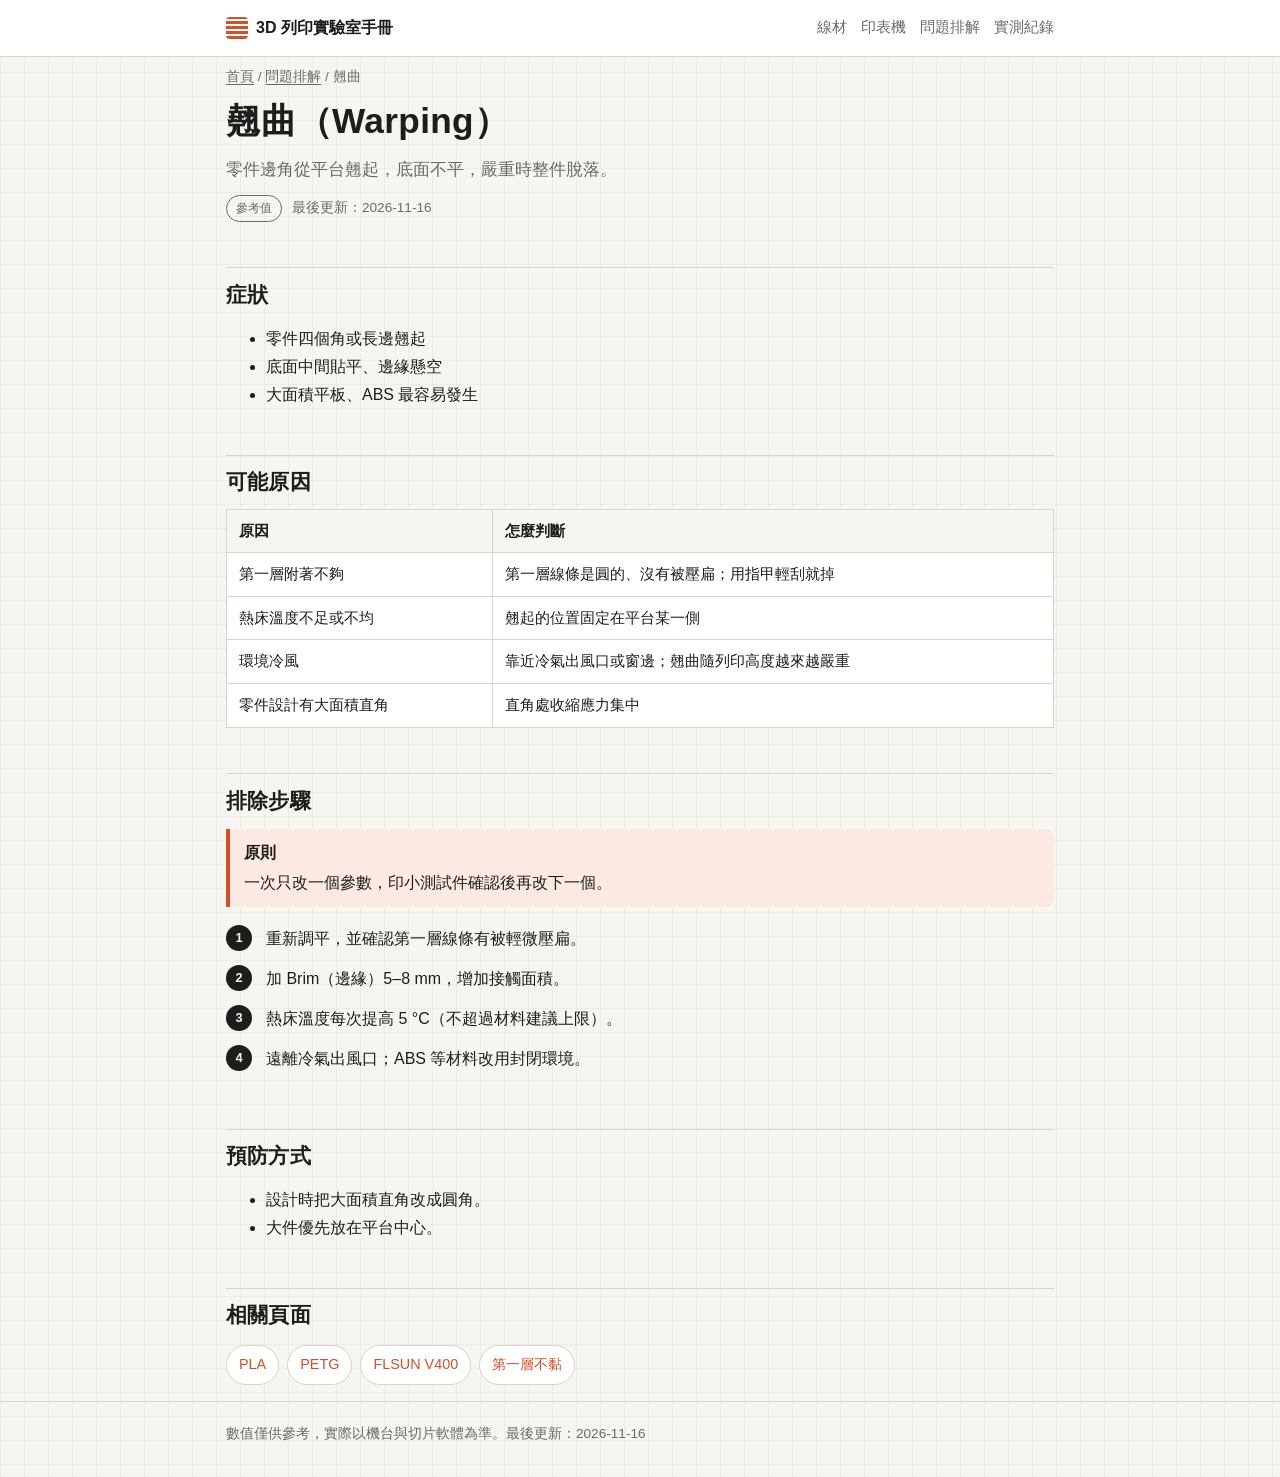
<file: pages/troubleshooting/warping.html>
<!doctype html>
<html lang="zh-Hant">
<head>
  <meta charset="utf-8">
  <meta name="viewport" content="width=device-width, initial-scale=1">
  <title>翹曲（Warping）｜3D 列印實驗室手冊</title>
  <meta name="description" content="零件邊角從平台翹起，先查第一層、熱床溫度與冷風">
  <link rel="stylesheet" href="../../assets/style.css">
</head>
<body>
  <header class="site-header">
    <div class="wrap">
      <a class="brand" href="../../index.html"><span class="brand-mark"></span>3D 列印實驗室手冊</a>
      <nav class="site-nav">
        <a href="../../index.html#materials">線材</a>
        <a href="../../index.html#printers">印表機</a>
        <a href="../../index.html#troubleshooting">問題排解</a>
        <a href="../../index.html#logs">實測紀錄</a>
      </nav>
    </div>
  </header>

  <main class="wrap">
    <p class="breadcrumb"><a href="../../index.html">首頁</a> / <a href="../../index.html#troubleshooting">問題排解</a> / 翹曲</p>
    <h1>翹曲（Warping）</h1>
    <p class="lead">零件邊角從平台翹起，底面不平，嚴重時整件脫落。</p>
    <p class="meta-line"><span class="badge ref">參考值</span>最後更新：2026-11-16</p>

    <!-- 必備區塊 1：症狀 -->
    <h2>症狀</h2>
    <ul>
      <li>零件四個角或長邊翹起</li>
      <li>底面中間貼平、邊緣懸空</li>
      <li>大面積平板、ABS 最容易發生</li>
    </ul>

    <!-- 必備區塊 2：可能原因（依常見程度排序） -->
    <h2>可能原因</h2>
    <div class="table-wrap">
      <table>
        <tr><th>原因</th><th>怎麼判斷</th></tr>
        <tr><td>第一層附著不夠</td><td>第一層線條是圓的、沒有被壓扁；用指甲輕刮就掉</td></tr>
        <tr><td>熱床溫度不足或不均</td><td>翹起的位置固定在平台某一側</td></tr>
        <tr><td>環境冷風</td><td>靠近冷氣出風口或窗邊；翹曲隨列印高度越來越嚴重</td></tr>
        <tr><td>零件設計有大面積直角</td><td>直角處收縮應力集中</td></tr>
      </table>
    </div>

    <!-- 必備區塊 3：排除步驟 -->
    <h2>排除步驟</h2>
    <div class="callout"><strong>原則</strong>一次只改一個參數，印小測試件確認後再改下一個。</div>
    <ol class="steps">
      <li>重新調平，並確認第一層線條有被輕微壓扁。</li>
      <li>加 Brim（邊緣）5–8 mm，增加接觸面積。</li>
      <li>熱床溫度每次提高 5 °C（不超過材料建議上限）。</li>
      <li>遠離冷氣出風口；ABS 等材料改用封閉環境。</li>
    </ol>

    <!-- 必備區塊 4：預防方式 -->
    <h2>預防方式</h2>
    <ul>
      <li>設計時把大面積直角改成圓角。</li>
      <li>大件優先放在平台中心。</li>
    </ul>

    <!-- 必備區塊 5：相關頁面 -->
    <h2>相關頁面</h2>
    <ul class="related">
      <li><a href="../materials/pla.html">PLA</a></li>
      <li><a href="../materials/petg.html">PETG</a></li>
      <li><a href="../printers/flsun-v400.html">FLSUN V400</a></li>
      <li><a href="first-layer-adhesion.html">第一層不黏</a></li>
    </ul>
  </main>

  <footer class="site-footer">
    <div class="wrap">數值僅供參考，實際以機台與切片軟體為準。最後更新：2026-11-16</div>
  </footer>
</body>
</html>
</file>
<file: assets/style.css>
/* =========================================================
   3D 列印實驗室手冊｜全站唯一樣式表
   新樣式請加在對應區段，並寫一行註解說明用途（見 CLAUDE.md 第 9 節）
   ========================================================= */

/* ---------- 1. 色彩與字體 ---------- */
:root {
  --paper: #f7f5f0;
  --card: #ffffff;
  --ink: #1d1d1b;
  --muted: #6b6a66;
  --line: #d9d5cc;
  --accent: #d2502a;        /* 熱噴頭橘：連結、重點 */
  --accent-soft: #fbe9e2;
  --ok: #2f6f4f;
  --ok-soft: #e3f0e8;
  --warn: #9a5b00;
  --warn-soft: #fdf1dc;
  --grid: rgba(29, 29, 27, 0.045);
  --radius: 10px;
  --mono: "JetBrains Mono", "Consolas", monospace;
  --sans: "Noto Sans TC", "PingFang TC", "Microsoft JhengHei", sans-serif;
}
@media (prefers-color-scheme: dark) {
  :root {
    --paper: #171716;
    --card: #20201e;
    --ink: #ecebe6;
    --muted: #a3a29c;
    --line: #3a3935;
    --accent: #f07a52;
    --accent-soft: #3a241c;
    --ok: #7fc39d;
    --ok-soft: #1d2f25;
    --warn: #e6b45c;
    --warn-soft: #33281a;
    --grid: rgba(236, 235, 230, 0.05);
  }
}

/* ---------- 2. 基本排版 ---------- */
* { box-sizing: border-box; }
html { -webkit-text-size-adjust: 100%; }
body {
  margin: 0;
  font-family: var(--sans);
  font-size: 16px;
  line-height: 1.75;
  color: var(--ink);
  background-color: var(--paper);
  /* 方格紙背景，呼應列印平台 */
  background-image:
    linear-gradient(var(--grid) 1px, transparent 1px),
    linear-gradient(90deg, var(--grid) 1px, transparent 1px);
  background-size: 24px 24px;
}
a { color: var(--accent); text-underline-offset: 3px; }
a:hover { text-decoration-thickness: 2px; }
h1, h2, h3 { line-height: 1.35; letter-spacing: 0.01em; }
h1 { font-size: clamp(1.6rem, 4vw, 2.2rem); margin: 0.2em 0 0.3em; }
h2 { font-size: 1.3rem; margin: 2.2em 0 0.6em; padding-top: 0.6em; border-top: 1px solid var(--line); }
h3 { font-size: 1.08rem; margin: 1.6em 0 0.4em; }
code, .mono { font-family: var(--mono); font-size: 0.92em; }
p { margin: 0.6em 0; }

/* ---------- 3. 版面 ---------- */
.wrap { max-width: 860px; margin: 0 auto; padding: 0 16px; }
.site-header {
  background: var(--card);
  border-bottom: 1px solid var(--line);
  position: sticky; top: 0; z-index: 10;
}
.site-header .wrap { display: flex; align-items: center; justify-content: space-between; gap: 12px; height: 56px; }
.brand { font-weight: 700; color: var(--ink); text-decoration: none; display: flex; align-items: center; gap: 8px; }
.brand-mark {
  width: 22px; height: 22px; border-radius: 4px;
  background: repeating-linear-gradient(0deg, var(--accent) 0 3px, transparent 3px 5px);
}
.site-nav { display: flex; gap: 14px; font-size: 0.92rem; overflow-x: auto; white-space: nowrap; }
.site-nav a { color: var(--muted); text-decoration: none; }
.site-nav a:hover { color: var(--accent); }
main { padding: 28px 0 56px; }
.site-footer { border-top: 1px solid var(--line); color: var(--muted); font-size: 0.85rem; padding: 20px 0 32px; }

/* ---------- 4. 首頁 ---------- */
.hero { padding: 28px 0 8px; }
.hero p { color: var(--muted); max-width: 40em; }
.search {
  width: 100%; margin: 16px 0 4px; padding: 12px 14px;
  font: inherit; color: var(--ink);
  background: var(--card); border: 1px solid var(--line); border-radius: var(--radius);
}
.search:focus { outline: 2px solid var(--accent); outline-offset: 1px; }
.section-block h2 { display: flex; align-items: baseline; gap: 10px; }
.section-block h2 .count { font-size: 0.85rem; color: var(--muted); font-weight: 400; }
.cards { display: grid; grid-template-columns: repeat(auto-fill, minmax(240px, 1fr)); gap: 12px; }
.card {
  display: block; padding: 14px 16px; text-decoration: none; color: var(--ink);
  background: var(--card); border: 1px solid var(--line); border-radius: var(--radius);
  transition: border-color .15s, transform .15s;
}
.card:hover { border-color: var(--accent); transform: translateY(-2px); }
.card .title { font-weight: 700; display: flex; justify-content: space-between; gap: 8px; align-items: center; }
.card .summary { color: var(--muted); font-size: 0.9rem; margin-top: 4px; }
.card .tags { margin-top: 8px; display: flex; flex-wrap: wrap; gap: 6px; }
.tag { font-size: 0.75rem; padding: 1px 8px; border-radius: 99px; border: 1px solid var(--line); color: var(--muted); }
.empty { color: var(--muted); font-size: 0.9rem; }

/* ---------- 5. 內容頁元件 ---------- */
.breadcrumb { font-size: 0.85rem; color: var(--muted); }
.breadcrumb a { color: var(--muted); }
.lead { font-size: 1.05rem; color: var(--muted); }
.meta-line { display: flex; gap: 10px; align-items: center; flex-wrap: wrap; font-size: 0.85rem; color: var(--muted); }

/* 狀態標籤：參考值／實測／待確認 */
.badge { font-size: 0.75rem; padding: 2px 9px; border-radius: 99px; white-space: nowrap; border: 1px solid currentColor; }
.badge.ref { color: var(--muted); }
.badge.tested { color: var(--ok); background: var(--ok-soft); }
.badge.todo { color: var(--warn); background: var(--warn-soft); }

/* 速查表 */
.table-wrap { overflow-x: auto; margin: 12px 0; }
table { border-collapse: collapse; width: 100%; background: var(--card); font-size: 0.95rem; }
th, td { border: 1px solid var(--line); padding: 8px 12px; text-align: left; vertical-align: top; }
th { background: var(--paper); font-weight: 600; white-space: nowrap; }
table.quick td:first-child { font-weight: 600; white-space: nowrap; width: 9em; }

/* 注意事項 */
.callout { background: var(--accent-soft); border-left: 4px solid var(--accent); padding: 10px 14px; border-radius: 0 var(--radius) var(--radius) 0; margin: 14px 0; }
.callout.warn { background: var(--warn-soft); border-left-color: var(--warn); }
.callout strong:first-child { display: block; margin-bottom: 2px; }

/* 有序步驟 */
ol.steps { counter-reset: step; list-style: none; padding: 0; }
ol.steps > li { counter-increment: step; position: relative; padding: 2px 0 10px 40px; }
ol.steps > li::before {
  content: counter(step); position: absolute; left: 0; top: 2px;
  width: 26px; height: 26px; border-radius: 50%;
  background: var(--ink); color: var(--paper);
  font-size: 0.8rem; font-weight: 700; display: grid; place-items: center;
}

/* 相關頁面 */
.related { display: flex; flex-wrap: wrap; gap: 8px; padding: 0; list-style: none; }
.related a { display: inline-block; padding: 6px 12px; border: 1px solid var(--line); border-radius: 99px; background: var(--card); text-decoration: none; font-size: 0.9rem; }
.related a:hover { border-color: var(--accent); }

/* 兩欄：適合／不適合 */
.pros-cons { display: grid; grid-template-columns: 1fr 1fr; gap: 12px; }
.pros-cons > div { background: var(--card); border: 1px solid var(--line); border-radius: var(--radius); padding: 10px 16px; }
.pros-cons h3 { margin-top: 0.4em; }
@media (max-width: 600px) { .pros-cons { grid-template-columns: 1fr; } }

/* 圖片與圖說 */
figure { margin: 16px 0; }
figure img { max-width: 100%; border-radius: var(--radius); border: 1px solid var(--line); }
figcaption { font-size: 0.85rem; color: var(--muted); }

/* 資料來源 */
.sources { font-size: 0.88rem; color: var(--muted); }
</file>
